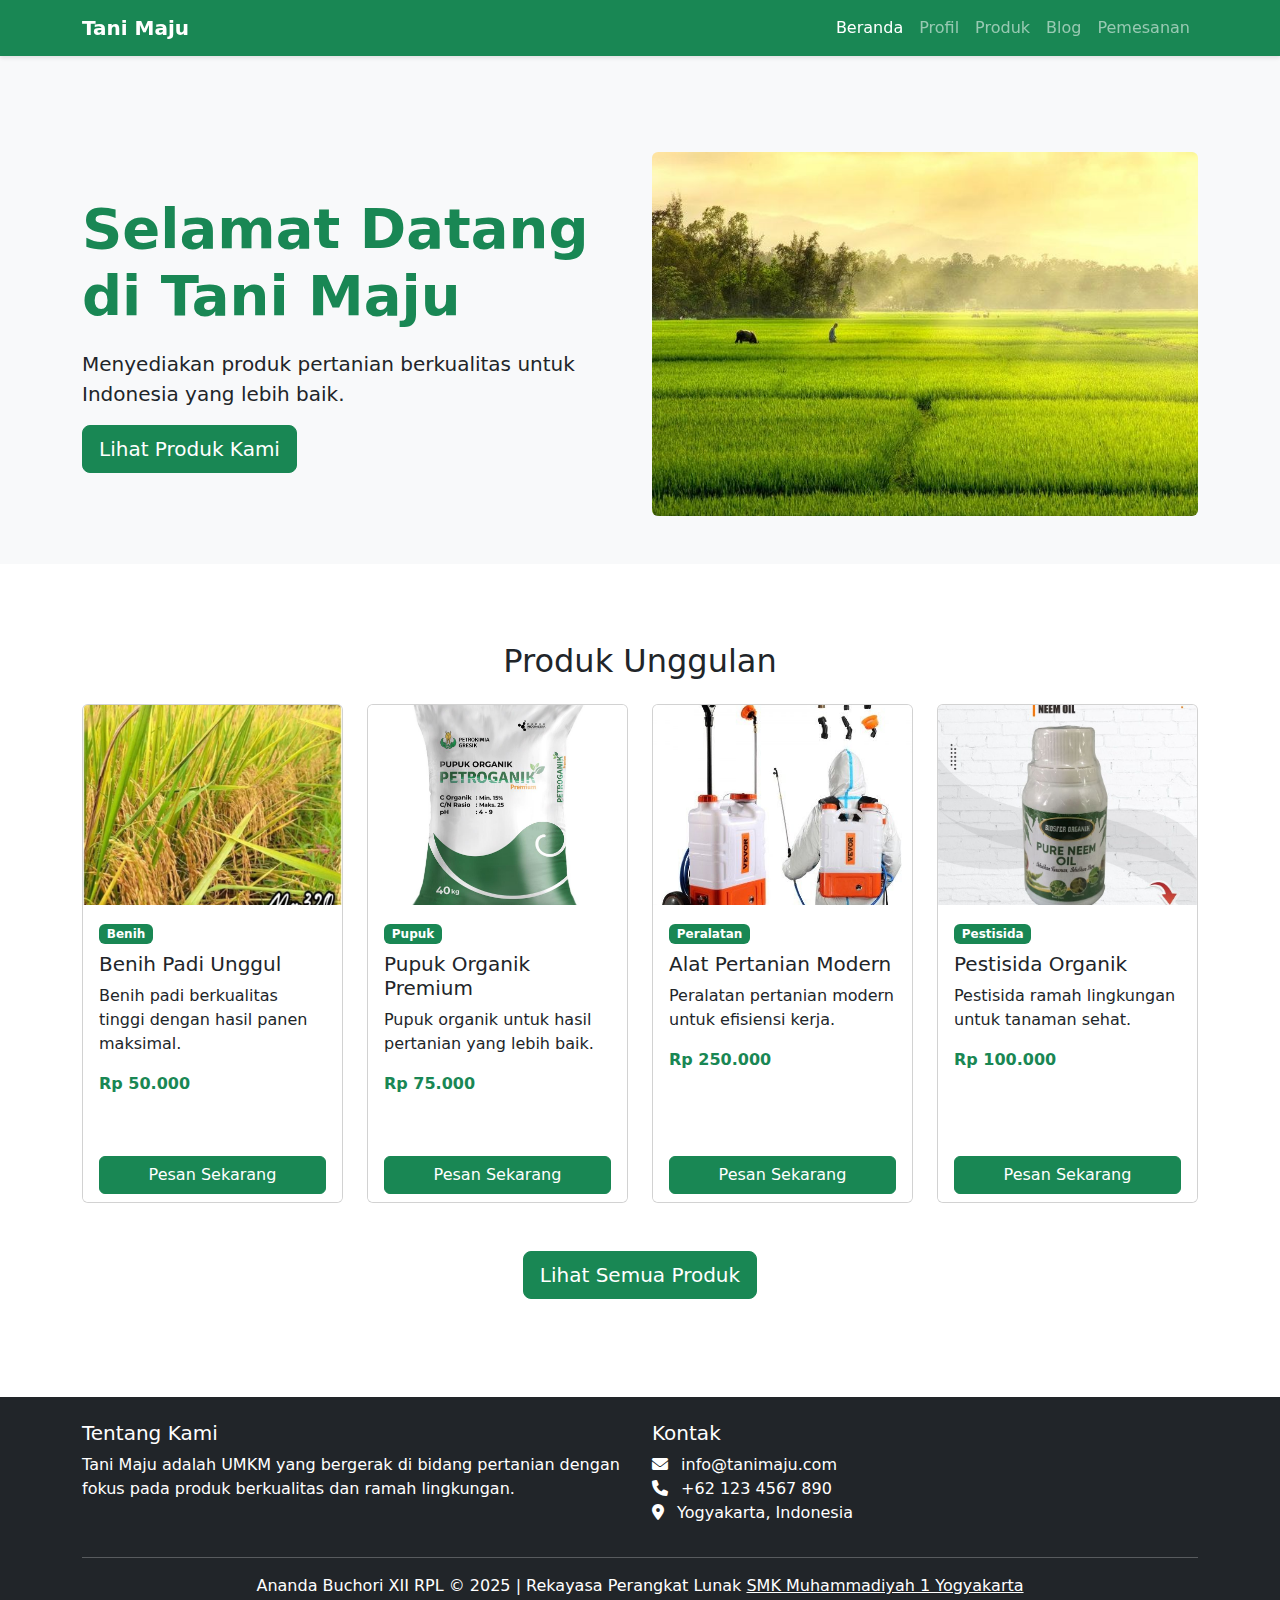
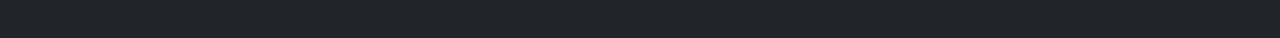
<file: index.html>
<!DOCTYPE html>
<html lang="id">
<head>
    <meta charset="UTF-8">
    <meta name="viewport" content="width=device-width, initial-scale=1.0">
    <title>Tani Maju - UMKM Pertanian</title>
    <!-- Bootstrap 5 CSS -->
    <link href="https://cdn.jsdelivr.net/npm/bootstrap@5.3.0/dist/css/bootstrap.min.css" rel="stylesheet">
    <!-- Custom CSS -->
    <link href="assets/css/style.css" rel="stylesheet">
    <!-- Font Awesome -->
    <link href="https://cdnjs.cloudflare.com/ajax/libs/font-awesome/6.0.0/css/all.min.css" rel="stylesheet">
</head>
<body>
    <!-- Navbar -->
    <nav class="navbar navbar-expand-lg navbar-dark bg-success fixed-top">
        <div class="container">
            <a class="navbar-brand" href="index.html">Tani Maju</a>
            <button class="navbar-toggler" type="button" data-bs-toggle="collapse" data-bs-target="#navbarNav">
                <span class="navbar-toggler-icon"></span>
            </button>
            <div class="collapse navbar-collapse" id="navbarNav">
                <ul class="navbar-nav ms-auto">
                    <li class="nav-item">
                        <a class="nav-link active" href="index.html">Beranda</a>
                    </li>
                    <li class="nav-item">
                        <a class="nav-link" href="profil.html">Profil</a>
                    </li>
                    <li class="nav-item">
                        <a class="nav-link" href="produk.html">Produk</a>
                    </li>
                    <li class="nav-item">
                        <a class="nav-link" href="blog.html">Blog</a>
                    </li>
                    <li class="nav-item">
                        <a class="nav-link" href="pemesanan.html">Pemesanan</a>
                    </li>
                </ul>
            </div>
        </div>
    </nav>

    <!-- Hero Section -->
    <div class="hero-section py-5 bg-light">
        <div class="container mt-5">
            <div class="row align-items-center">
                <div class="col-md-6">
                    <h1 class="display-4 fw-bold">Selamat Datang di Tani Maju</h1>
                    <p class="lead">Menyediakan produk pertanian berkualitas untuk Indonesia yang lebih baik.</p>
                    <a href="produk.html" class="btn btn-success btn-lg">Lihat Produk Kami</a>
                </div>
                <div class="col-md-6">
                    <img src="assets/img/hero-image.jpg" alt="Pertanian" class="img-fluid rounded">
                </div>
            </div>
        </div>
    </div>

    <!-- Featured Products -->
    <section class="py-5">
        <div class="container">
            <h2 class="text-center mb-4">Produk Unggulan</h2>
            <div class="row">
                <!-- Product 1 -->
                <div class="col-md-3 mb-4">
                    <div class="card product-card h-100">
                        <img src="assets/img/product1.jpg" class="card-img-top" alt="Benih Padi">
                        <div class="card-body">
                            <span class="badge bg-success mb-2">Benih</span>
                            <h5 class="card-title">Benih Padi Unggul</h5>
                            <p class="card-text">Benih padi berkualitas tinggi dengan hasil panen maksimal.</p>
                            <p class="text-success fw-bold">Rp 50.000</p>
                        </div>
                        <div class="card-footer bg-white border-0">
                            <a href="pemesanan.html" class="btn btn-success w-100">Pesan Sekarang</a>
                        </div>
                    </div>
                </div>
                <!-- Product 2 -->
                <div class="col-md-3 mb-4">
                    <div class="card product-card h-100">
                        <img src="assets/img/product2.jpg" class="card-img-top" alt="Pupuk Organik">
                        <div class="card-body">
                            <span class="badge bg-success mb-2">Pupuk</span>
                            <h5 class="card-title">Pupuk Organik Premium</h5>
                            <p class="card-text">Pupuk organik untuk hasil pertanian yang lebih baik.</p>
                            <p class="text-success fw-bold">Rp 75.000</p>
                        </div>
                        <div class="card-footer bg-white border-0">
                            <a href="pemesanan.html" class="btn btn-success w-100">Pesan Sekarang</a>
                        </div>
                    </div>
                </div>
                <!-- Product 3 -->
                <div class="col-md-3 mb-4">
                    <div class="card product-card h-100">
                        <img src="assets/img/product3.jpg" class="card-img-top" alt="Alat Pertanian">
                        <div class="card-body">
                            <span class="badge bg-success mb-2">Peralatan</span>
                            <h5 class="card-title">Alat Pertanian Modern</h5>
                            <p class="card-text">Peralatan pertanian modern untuk efisiensi kerja.</p>
                            <p class="text-success fw-bold">Rp 250.000</p>
                        </div>
                        <div class="card-footer bg-white border-0">
                            <a href="pemesanan.html" class="btn btn-success w-100">Pesan Sekarang</a>
                        </div>
                    </div>
                </div>
                <!-- Product 4 -->
                <div class="col-md-3 mb-4">
                    <div class="card product-card h-100">
                        <img src="assets/img/product4.jpg" class="card-img-top" alt="Pestisida Organik">
                        <div class="card-body">
                            <span class="badge bg-success mb-2">Pestisida</span>
                            <h5 class="card-title">Pestisida Organik</h5>
                            <p class="card-text">Pestisida ramah lingkungan untuk tanaman sehat.</p>
                            <p class="text-success fw-bold">Rp 100.000</p>
                        </div>
                        <div class="card-footer bg-white border-0">
                            <a href="pemesanan.html" class="btn btn-success w-100">Pesan Sekarang</a>
                        </div>
                    </div>
                </div>
            </div>
            <div class="text-center mt-4">
                <a href="produk.html" class="btn btn-lg btn-success">Lihat Semua Produk</a>
            </div>
        </div>
    </section>

    <!-- Footer -->
    <footer class="bg-dark text-white py-4">
        <div class="container">
            <div class="row">
                <div class="col-md-6">
                    <h5>Tentang Kami</h5>
                    <p>Tani Maju adalah UMKM yang bergerak di bidang pertanian dengan fokus pada produk berkualitas dan ramah lingkungan.</p>
                </div>
                <div class="col-md-6">
                    <h5>Kontak</h5>
                    <p>
                        <i class="fas fa-envelope me-2"></i> info@tanimaju.com<br>
                        <i class="fas fa-phone me-2"></i> +62 123 4567 890<br>
                        <i class="fas fa-map-marker-alt me-2"></i> Yogyakarta, Indonesia
                    </p>
                </div>
            </div>
            <hr>
            <div class="text-center">
                <p>Ananda Buchori XII RPL © 2025 | Rekayasa Perangkat Lunak <a href="https://smkmuh1-yog.sch.id/" class="text-white" target="_blank">SMK Muhammadiyah 1 Yogyakarta</a></p>
            </div>
        </div>
    </footer>

    <!-- Bootstrap 5 JS Bundle -->
    <script src="https://cdn.jsdelivr.net/npm/bootstrap@5.3.0/dist/js/bootstrap.bundle.min.js"></script>
</body>
</html>
</file>
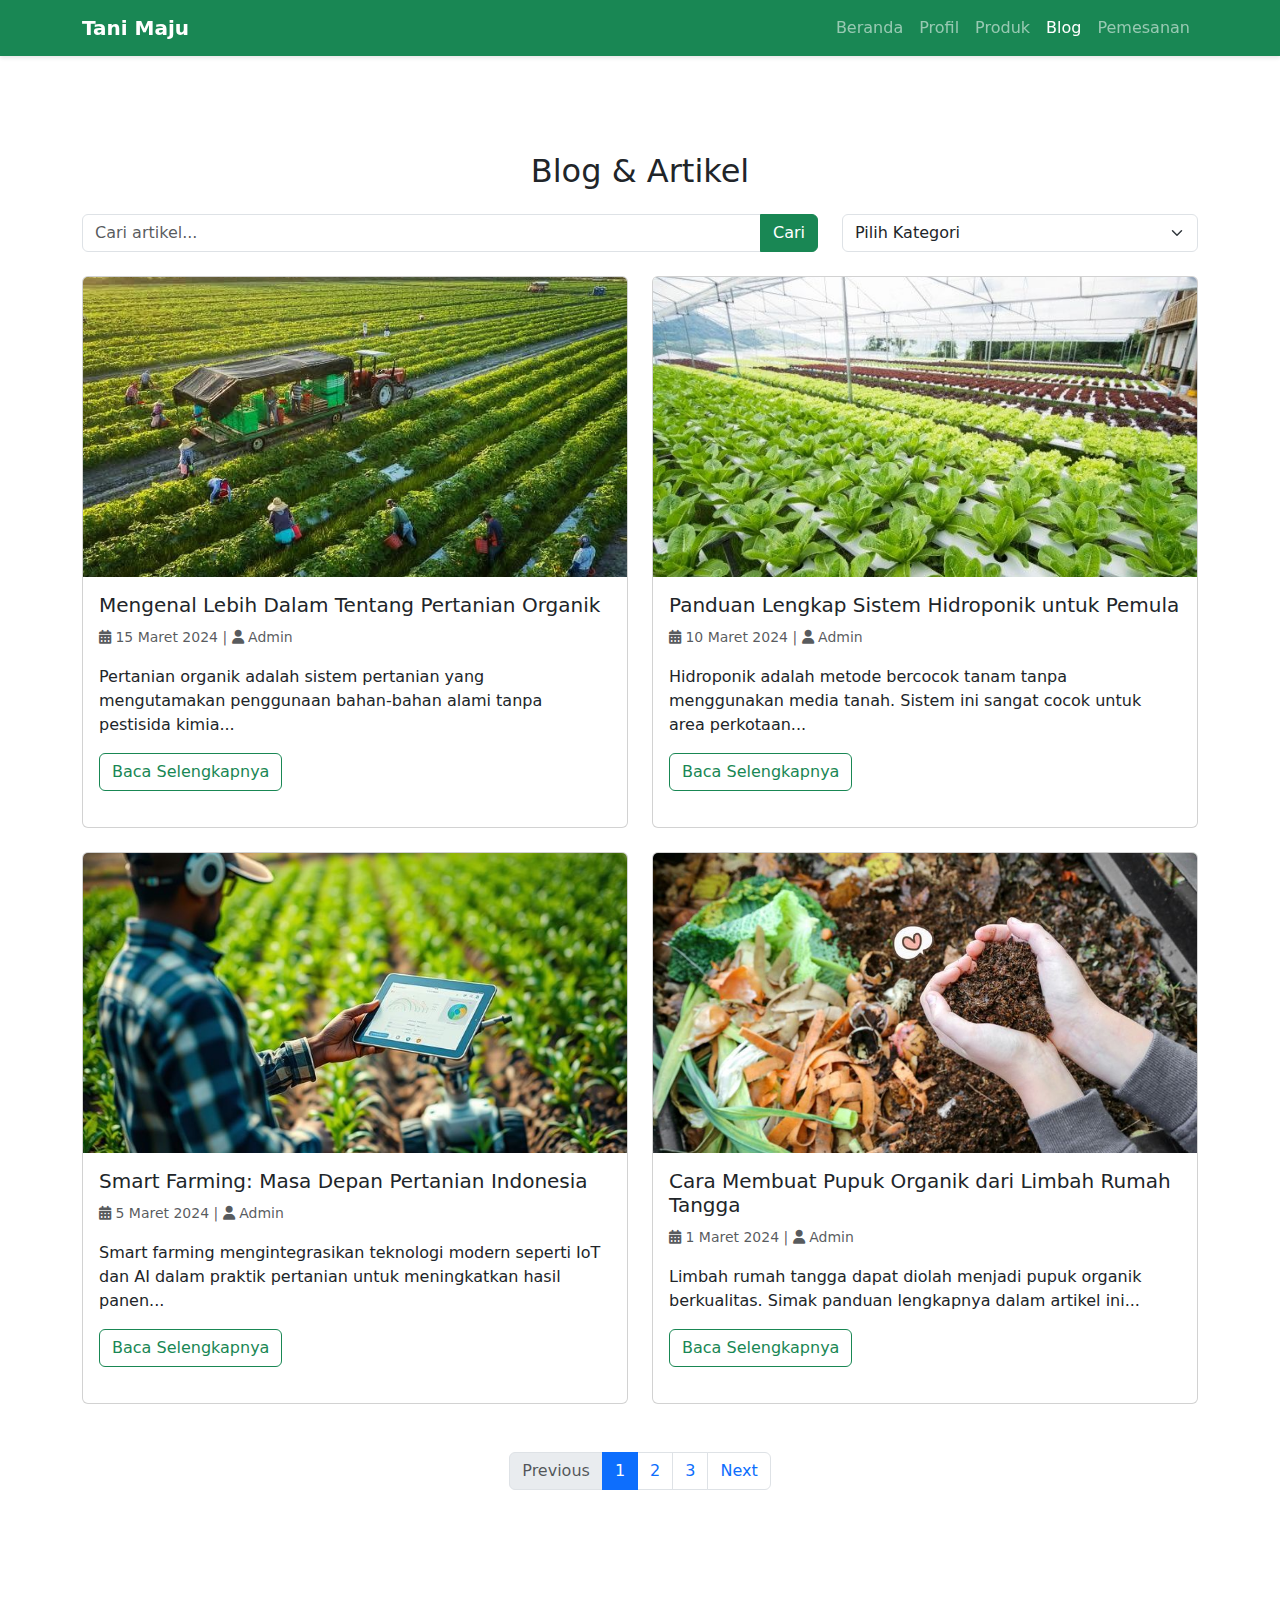
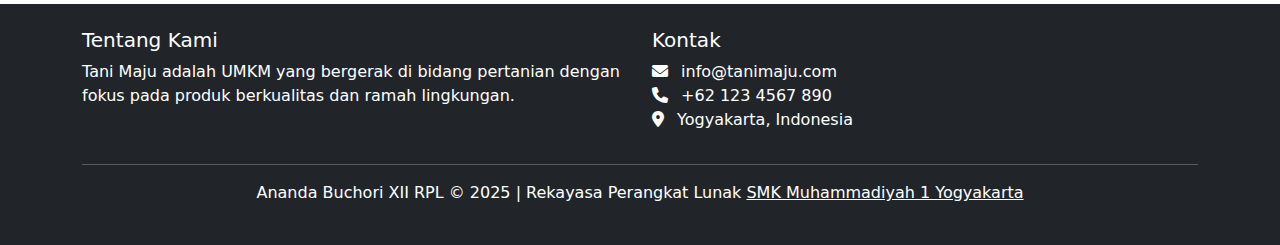
<file: blog.html>
<!DOCTYPE html>
<html lang="id">
<head>
    <meta charset="UTF-8">
    <meta name="viewport" content="width=device-width, initial-scale=1.0">
    <title>Blog - Tani Maju</title>
    <link href="https://cdn.jsdelivr.net/npm/bootstrap@5.3.0/dist/css/bootstrap.min.css" rel="stylesheet">
    <link href="assets/css/style.css" rel="stylesheet">
    <link href="https://cdnjs.cloudflare.com/ajax/libs/font-awesome/6.0.0/css/all.min.css" rel="stylesheet">
</head>
<body>
    <!-- Navbar -->
    <nav class="navbar navbar-expand-lg navbar-dark bg-success fixed-top">
        <div class="container">
            <a class="navbar-brand" href="index.html">Tani Maju</a>
            <button class="navbar-toggler" type="button" data-bs-toggle="collapse" data-bs-target="#navbarNav">
                <span class="navbar-toggler-icon"></span>
            </button>
            <div class="collapse navbar-collapse" id="navbarNav">
                <ul class="navbar-nav ms-auto">
                    <li class="nav-item">
                        <a class="nav-link" href="index.html">Beranda</a>
                    </li>
                    <li class="nav-item">
                        <a class="nav-link" href="profil.html">Profil</a>
                    </li>
                    <li class="nav-item">
                        <a class="nav-link" href="produk.html">Produk</a>
                    </li>
                    <li class="nav-item">
                        <a class="nav-link active" href="blog.html">Blog</a>
                    </li>
                    <li class="nav-item">
                        <a class="nav-link" href="pemesanan.html">Pemesanan</a>
                    </li>
                </ul>
            </div>
        </div>
    </nav>

    <!-- Blog Section -->
    <div class="container mt-5 py-5">
        <h2 class="text-center mb-4">Blog & Artikel</h2>
        
        <!-- Search and Categories -->
        <div class="row mb-4">
            <div class="col-md-8">
                <div class="input-group">
                    <input type="text" class="form-control" id="searchInput" placeholder="Cari artikel...">
                    <button class="btn btn-success" type="button" onclick="searchArticles()">Cari</button>
                </div>
            </div>
            <div class="col-md-4">
                <select class="form-select" id="categorySelect" onchange="filterArticles()">
                    <option value="all" selected>Pilih Kategori</option>
                    <option value="tips">Tips Bertani</option>
                    <option value="teknologi">Teknologi Pertanian</option>
                    <option value="berita">Berita Pertanian</option>
                    <option value="kesehatan">Kesehatan Tanaman</option>
                </select>
            </div>
        </div>

        <!-- Blog Posts -->
        <div class="row" id="blogPosts">
            <!-- Blog Post 1 -->
            <div class="col-md-6 mb-4 blog-item" data-category="teknologi">
                <div class="card blog-post h-100">
                    <img src="assets/img/blog/pertanian-organik.jpg" class="card-img-top" alt="Pertanian Organik">
                    <div class="card-body">
                        <h5 class="card-title">Mengenal Lebih Dalam Tentang Pertanian Organik</h5>
                        <p class="text-muted">
                            <small>
                                <i class="fas fa-calendar-alt"></i> 15 Maret 2024 |
                                <i class="fas fa-user"></i> Admin
                            </small>
                        </p>
                        <p class="card-text">Pertanian organik adalah sistem pertanian yang mengutamakan penggunaan bahan-bahan alami tanpa pestisida kimia...</p>
                        <a href="#" class="btn btn-outline-success">Baca Selengkapnya</a>
                    </div>
                </div>
            </div>

            <!-- Blog Post 2 -->
            <div class="col-md-6 mb-4 blog-item" data-category="tips">
                <div class="card blog-post h-100">
                    <img src="assets/img/blog/hidroponik.jpg" class="card-img-top" alt="Sistem Hidroponik">
                    <div class="card-body">
                        <h5 class="card-title">Panduan Lengkap Sistem Hidroponik untuk Pemula</h5>
                        <p class="text-muted">
                            <small>
                                <i class="fas fa-calendar-alt"></i> 10 Maret 2024 |
                                <i class="fas fa-user"></i> Admin
                            </small>
                        </p>
                        <p class="card-text">Hidroponik adalah metode bercocok tanam tanpa menggunakan media tanah. Sistem ini sangat cocok untuk area perkotaan...</p>
                        <a href="#" class="btn btn-outline-success">Baca Selengkapnya</a>
                    </div>
                </div>
            </div>

            <!-- Blog Post 3 -->
            <div class="col-md-6 mb-4 blog-item" data-category="teknologi">
                <div class="card blog-post h-100">
                    <img src="assets/img/blog/smart-farming.jpg" class="card-img-top" alt="Smart Farming">
                    <div class="card-body">
                        <h5 class="card-title">Smart Farming: Masa Depan Pertanian Indonesia</h5>
                        <p class="text-muted">
                            <small>
                                <i class="fas fa-calendar-alt"></i> 5 Maret 2024 |
                                <i class="fas fa-user"></i> Admin
                            </small>
                        </p>
                        <p class="card-text">Smart farming mengintegrasikan teknologi modern seperti IoT dan AI dalam praktik pertanian untuk meningkatkan hasil panen...</p>
                        <a href="#" class="btn btn-outline-success">Baca Selengkapnya</a>
                    </div>
                </div>
            </div>

            <!-- Blog Post 4 -->
            <div class="col-md-6 mb-4 blog-item" data-category="tips">
                <div class="card blog-post h-100">
                    <img src="assets/img/blog/pupuk-organik.jpg" class="card-img-top" alt="Pupuk Organik">
                    <div class="card-body">
                        <h5 class="card-title">Cara Membuat Pupuk Organik dari Limbah Rumah Tangga</h5>
                        <p class="text-muted">
                            <small>
                                <i class="fas fa-calendar-alt"></i> 1 Maret 2024 |
                                <i class="fas fa-user"></i> Admin
                            </small>
                        </p>
                        <p class="card-text">Limbah rumah tangga dapat diolah menjadi pupuk organik berkualitas. Simak panduan lengkapnya dalam artikel ini...</p>
                        <a href="#" class="btn btn-outline-success">Baca Selengkapnya</a>
                    </div>
                </div>
            </div>
        </div>

        <!-- Pagination -->
        <nav class="mt-4">
            <ul class="pagination justify-content-center">
                <li class="page-item disabled">
                    <a class="page-link" href="#" tabindex="-1">Previous</a>
                </li>
                <li class="page-item active"><a class="page-link" href="#">1</a></li>
                <li class="page-item"><a class="page-link" href="#">2</a></li>
                <li class="page-item"><a class="page-link" href="#">3</a></li>
                <li class="page-item">
                    <a class="page-link" href="#">Next</a>
                </li>
            </ul>
        </nav>
    </div>

    <!-- Footer -->
    <footer class="bg-dark text-white py-4">
        <div class="container">
            <div class="row">
                <div class="col-md-6">
                    <h5>Tentang Kami</h5>
                    <p>Tani Maju adalah UMKM yang bergerak di bidang pertanian dengan fokus pada produk berkualitas dan ramah lingkungan.</p>
                </div>
                <div class="col-md-6">
                    <h5>Kontak</h5>
                    <p>
                        <i class="fas fa-envelope me-2"></i> info@tanimaju.com<br>
                        <i class="fas fa-phone me-2"></i> +62 123 4567 890<br>
                        <i class="fas fa-map-marker-alt me-2"></i> Yogyakarta, Indonesia
                    </p>
                </div>
            </div>
            <hr>
            <div class="text-center">
                <p>Ananda Buchori XII RPL © 2025 | Rekayasa Perangkat Lunak <a href="https://smkmuh1-yog.sch.id/" class="text-white" target="_blank">SMK Muhammadiyah 1 Yogyakarta</a></p>
            </div>
        </div>
    </footer>

    <!-- Bootstrap 5 JS Bundle -->
    <script src="https://cdn.jsdelivr.net/npm/bootstrap@5.3.0/dist/js/bootstrap.bundle.min.js"></script>

    <!-- Blog Filter and Search Script -->
    <script>
        function searchArticles() {
            const searchTerm = document.getElementById('searchInput').value.toLowerCase();
            const articles = document.querySelectorAll('.blog-item');
            
            articles.forEach(article => {
                const title = article.querySelector('.card-title').textContent.toLowerCase();
                const content = article.querySelector('.card-text').textContent.toLowerCase();
                
                if (title.includes(searchTerm) || content.includes(searchTerm)) {
                    article.style.display = 'block';
                } else {
                    article.style.display = 'none';
                }
            });
        }

        function filterArticles() {
            const category = document.getElementById('categorySelect').value;
            const articles = document.querySelectorAll('.blog-item');
            
            articles.forEach(article => {
                if (category === 'all' || article.getAttribute('data-category') === category) {
                    article.style.display = 'block';
                } else {
                    article.style.display = 'none';
                }
            });
        }

        // Add enter key support for search
        document.getElementById('searchInput').addEventListener('keypress', function(e) {
            if (e.key === 'Enter') {
                searchArticles();
            }
        });
    </script>
</body>
</html>
</file>
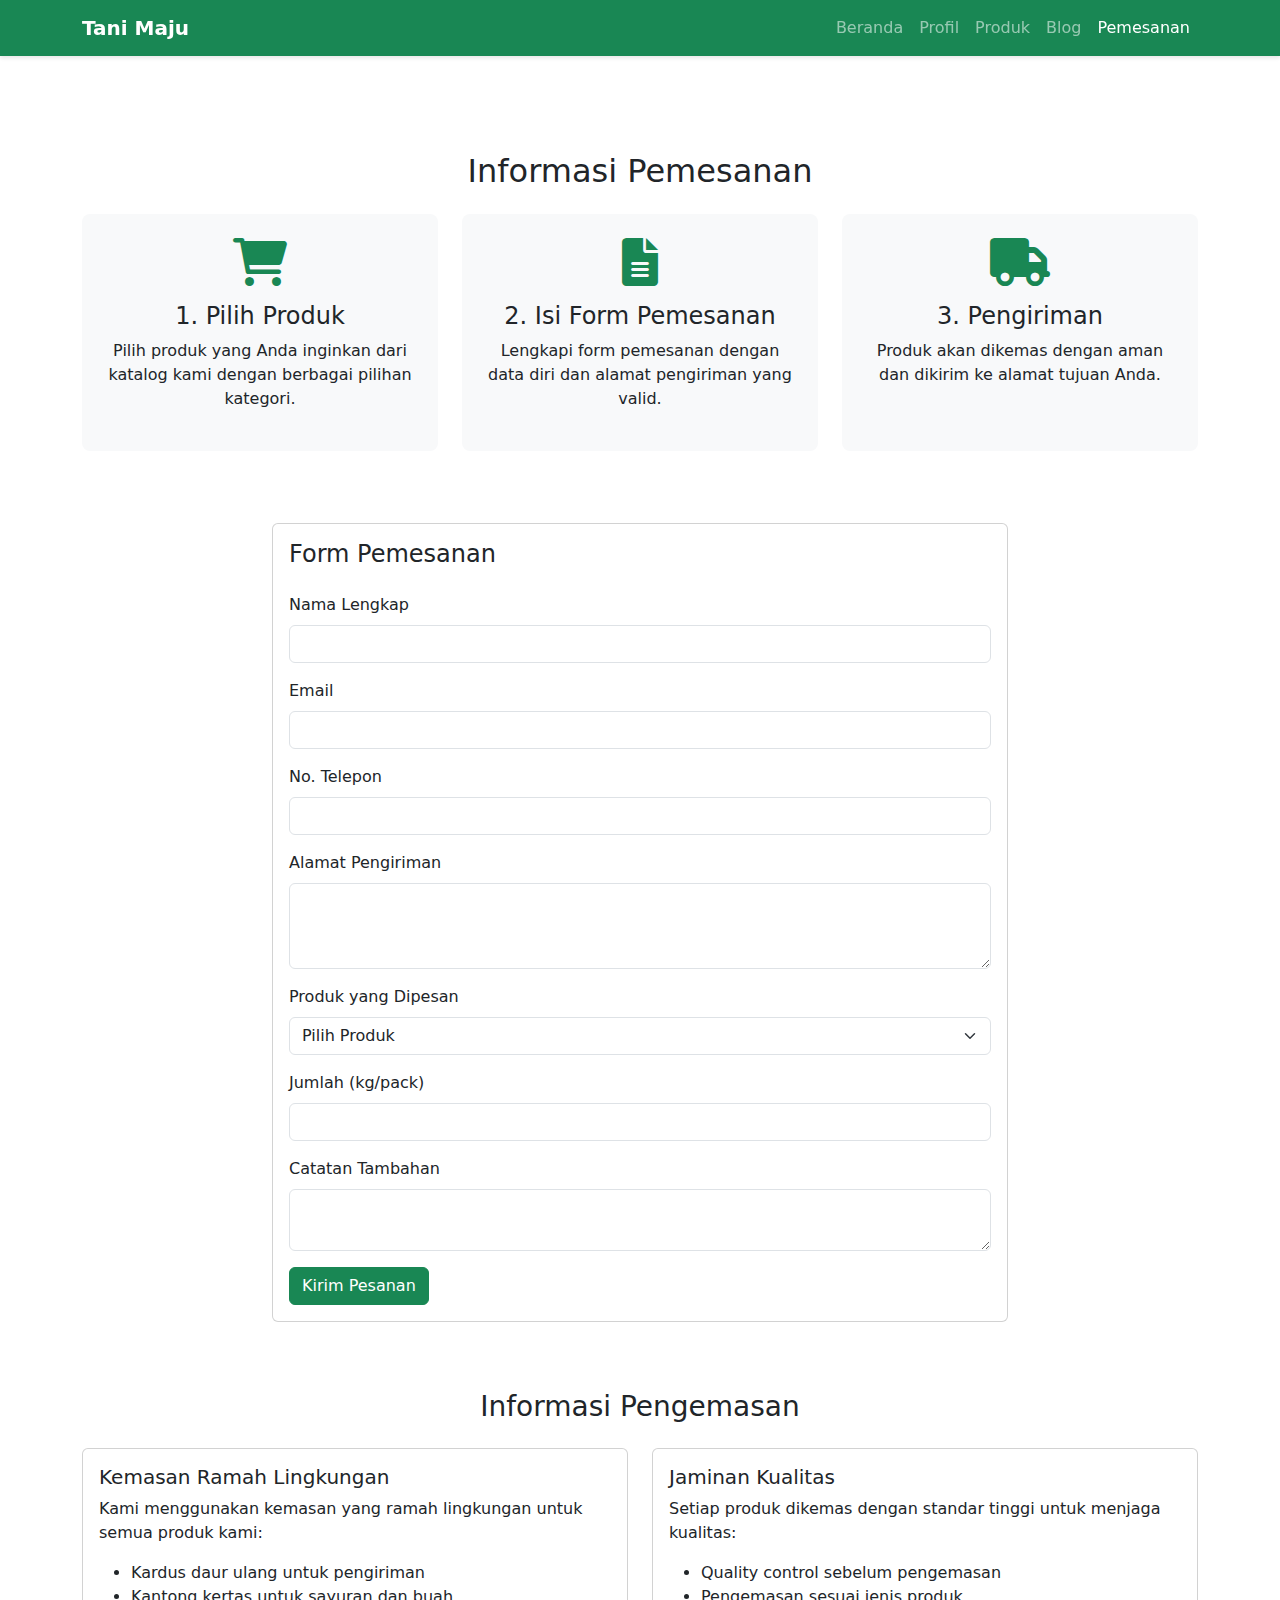
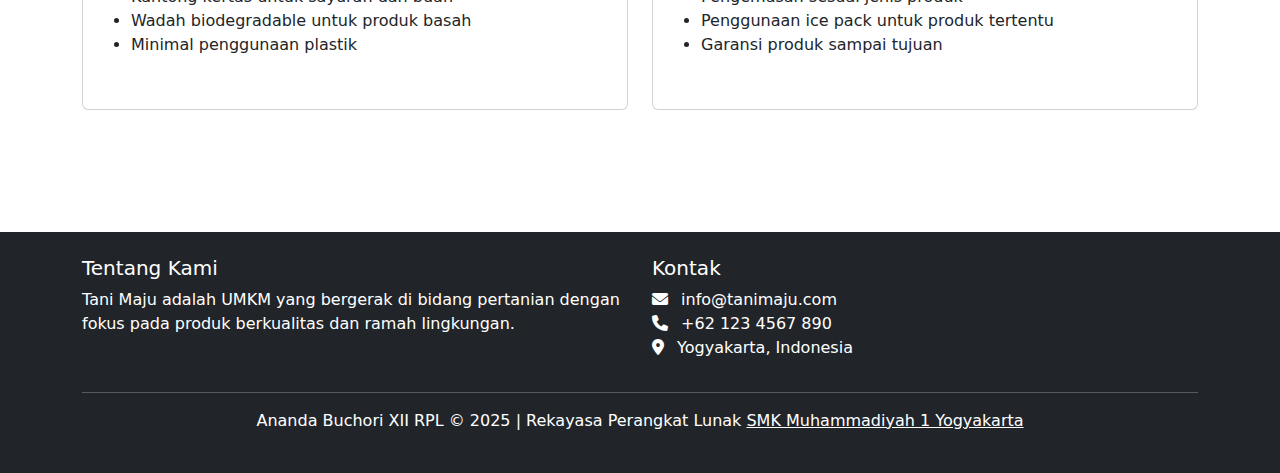
<file: pemesanan.html>
<!DOCTYPE html>
<html lang="id">
<head>
    <meta charset="UTF-8">
    <meta name="viewport" content="width=device-width, initial-scale=1.0">
    <title>Pemesanan - Tani Maju</title>
    <link href="https://cdn.jsdelivr.net/npm/bootstrap@5.3.0/dist/css/bootstrap.min.css" rel="stylesheet">
    <link href="assets/css/style.css" rel="stylesheet">
    <link href="https://cdnjs.cloudflare.com/ajax/libs/font-awesome/6.0.0/css/all.min.css" rel="stylesheet">
</head>
<body>
    <!-- Navbar -->
    <nav class="navbar navbar-expand-lg navbar-dark bg-success fixed-top">
        <div class="container">
            <a class="navbar-brand" href="index.html">Tani Maju</a>
            <button class="navbar-toggler" type="button" data-bs-toggle="collapse" data-bs-target="#navbarNav">
                <span class="navbar-toggler-icon"></span>
            </button>
            <div class="collapse navbar-collapse" id="navbarNav">
                <ul class="navbar-nav ms-auto">
                    <li class="nav-item">
                        <a class="nav-link" href="index.html">Beranda</a>
                    </li>
                    <li class="nav-item">
                        <a class="nav-link" href="profil.html">Profil</a>
                    </li>
                    <li class="nav-item">
                        <a class="nav-link" href="produk.html">Produk</a>
                    </li>
                    <li class="nav-item">
                        <a class="nav-link" href="blog.html">Blog</a>
                    </li>
                    <li class="nav-item">
                        <a class="nav-link active" href="pemesanan.html">Pemesanan</a>
                    </li>
                </ul>
            </div>
        </div>
    </nav>

    <!-- Order Section -->
    <div class="container mt-5 py-5">
        <h2 class="text-center mb-4">Informasi Pemesanan</h2>

        <!-- Order Steps -->
        <div class="row mb-5">
            <div class="col-md-4 text-center mb-4">
                <div class="bg-light p-4 rounded-3 h-100">
                    <i class="fas fa-shopping-cart fa-3x text-success mb-3"></i>
                    <h4>1. Pilih Produk</h4>
                    <p>Pilih produk yang Anda inginkan dari katalog kami dengan berbagai pilihan kategori.</p>
                </div>
            </div>
            <div class="col-md-4 text-center mb-4">
                <div class="bg-light p-4 rounded-3 h-100">
                    <i class="fas fa-file-alt fa-3x text-success mb-3"></i>
                    <h4>2. Isi Form Pemesanan</h4>
                    <p>Lengkapi form pemesanan dengan data diri dan alamat pengiriman yang valid.</p>
                </div>
            </div>
            <div class="col-md-4 text-center mb-4">
                <div class="bg-light p-4 rounded-3 h-100">
                    <i class="fas fa-truck fa-3x text-success mb-3"></i>
                    <h4>3. Pengiriman</h4>
                    <p>Produk akan dikemas dengan aman dan dikirim ke alamat tujuan Anda.</p>
                </div>
            </div>
        </div>

        <!-- Order Form -->
        <div class="row">
            <div class="col-md-8 mx-auto">
                <div class="card">
                    <div class="card-body">
                        <h4 class="card-title mb-4">Form Pemesanan</h4>
                        <form id="orderForm" onsubmit="return validateForm(event)">
                            <div class="mb-3">
                                <label class="form-label">Nama Lengkap</label>
                                <input type="text" class="form-control" id="nama" required>
                                <div class="invalid-feedback">Nama lengkap harus diisi</div>
                            </div>
                            <div class="mb-3">
                                <label class="form-label">Email</label>
                                <input type="email" class="form-control" id="email" required>
                                <div class="invalid-feedback">Email tidak valid</div>
                            </div>
                            <div class="mb-3">
                                <label class="form-label">No. Telepon</label>
                                <input type="tel" class="form-control" id="telepon" pattern="[0-9]{10,13}" required>
                                <div class="invalid-feedback">Nomor telepon harus 10-13 digit</div>
                            </div>
                            <div class="mb-3">
                                <label class="form-label">Alamat Pengiriman</label>
                                <textarea class="form-control" id="alamat" rows="3" required></textarea>
                                <div class="invalid-feedback">Alamat pengiriman harus diisi</div>
                            </div>
                            <div class="mb-3">
                                <label class="form-label">Produk yang Dipesan</label>
                                <select class="form-select" id="produk" required>
                                    <option value="">Pilih Produk</option>
                                    <option value="sayur">Sayur Organik Premium</option>
                                    <option value="beras">Beras Premium</option>
                                    <option value="buah">Buah Segar Pilihan</option>
                                    <option value="rempah">Rempah-rempah Pilihan</option>
                                </select>
                                <div class="invalid-feedback">Silakan pilih produk</div>
                            </div>
                            <div class="mb-3">
                                <label class="form-label">Jumlah (kg/pack)</label>
                                <input type="number" class="form-control" id="jumlah" min="1" required>
                                <div class="invalid-feedback">Jumlah minimal 1</div>
                            </div>
                            <div class="mb-3">
                                <label class="form-label">Catatan Tambahan</label>
                                <textarea class="form-control" id="catatan" rows="2"></textarea>
                            </div>
                            <button type="submit" class="btn btn-success">Kirim Pesanan</button>
                        </form>
                    </div>
                </div>
            </div>
        </div>

        <!-- Packaging Information -->
        <div class="mt-5">
            <h3 class="text-center mb-4">Informasi Pengemasan</h3>
            <div class="row">
                <div class="col-md-6 mb-4">
                    <div class="card h-100">
                        <div class="card-body">
                            <h5 class="card-title">Kemasan Ramah Lingkungan</h5>
                            <p class="card-text">Kami menggunakan kemasan yang ramah lingkungan untuk semua produk kami:</p>
                            <ul>
                                <li>Kardus daur ulang untuk pengiriman</li>
                                <li>Kantong kertas untuk sayuran dan buah</li>
                                <li>Wadah biodegradable untuk produk basah</li>
                                <li>Minimal penggunaan plastik</li>
                            </ul>
                        </div>
                    </div>
                </div>
                <div class="col-md-6 mb-4">
                    <div class="card h-100">
                        <div class="card-body">
                            <h5 class="card-title">Jaminan Kualitas</h5>
                            <p class="card-text">Setiap produk dikemas dengan standar tinggi untuk menjaga kualitas:</p>
                            <ul>
                                <li>Quality control sebelum pengemasan</li>
                                <li>Pengemasan sesuai jenis produk</li>
                                <li>Penggunaan ice pack untuk produk tertentu</li>
                                <li>Garansi produk sampai tujuan</li>
                            </ul>
                        </div>
                    </div>
                </div>
            </div>
        </div>
    </div>

    <!-- Footer -->
    <footer class="bg-dark text-white py-4">
        <div class="container">
            <div class="row">
                <div class="col-md-6">
                    <h5>Tentang Kami</h5>
                    <p>Tani Maju adalah UMKM yang bergerak di bidang pertanian dengan fokus pada produk berkualitas dan ramah lingkungan.</p>
                </div>
                <div class="col-md-6">
                    <h5>Kontak</h5>
                    <p>
                        <i class="fas fa-envelope me-2"></i> info@tanimaju.com<br>
                        <i class="fas fa-phone me-2"></i> +62 123 4567 890<br>
                        <i class="fas fa-map-marker-alt me-2"></i> Yogyakarta, Indonesia
                    </p>
                </div>
            </div>
            <hr>
            <div class="text-center">
                <p>Ananda Buchori XII RPL © 2025 | Rekayasa Perangkat Lunak <a href="https://smkmuh1-yog.sch.id/" class="text-white" target="_blank">SMK Muhammadiyah 1 Yogyakarta</a></p>
            </div>
        </div>
    </footer>

    <!-- Bootstrap 5 JS Bundle -->
    <script src="https://cdn.jsdelivr.net/npm/bootstrap@5.3.0/dist/js/bootstrap.bundle.min.js"></script>

    <!-- Form Validation Script -->
    <script>
        function validateForm(event) {
            event.preventDefault();
            
            let isValid = true;
            const form = document.getElementById('orderForm');
            
            // Reset previous validation states
            form.querySelectorAll('.is-invalid').forEach(element => {
                element.classList.remove('is-invalid');
            });
            
            // Validate Name
            const nama = document.getElementById('nama');
            if (!nama.value.trim()) {
                nama.classList.add('is-invalid');
                isValid = false;
            }
            
            // Validate Email
            const email = document.getElementById('email');
            const emailRegex = /^[^\s@]+@[^\s@]+\.[^\s@]+$/;
            if (!emailRegex.test(email.value)) {
                email.classList.add('is-invalid');
                isValid = false;
            }
            
            // Validate Phone
            const telepon = document.getElementById('telepon');
            if (!telepon.value.match(/^[0-9]{10,13}$/)) {
                telepon.classList.add('is-invalid');
                isValid = false;
            }
            
            // Validate Address
            const alamat = document.getElementById('alamat');
            if (!alamat.value.trim()) {
                alamat.classList.add('is-invalid');
                isValid = false;
            }
            
            // Validate Product
            const produk = document.getElementById('produk');
            if (!produk.value) {
                produk.classList.add('is-invalid');
                isValid = false;
            }
            
            // Validate Quantity
            const jumlah = document.getElementById('jumlah');
            if (jumlah.value < 1) {
                jumlah.classList.add('is-invalid');
                isValid = false;
            }
            
            if (isValid) {
                // Show success message
                alert('Pesanan berhasil dikirim! Kami akan menghubungi Anda segera.');
                form.reset();
            }
            
            return false;
        }
    </script>
</body>
</html>
</file>
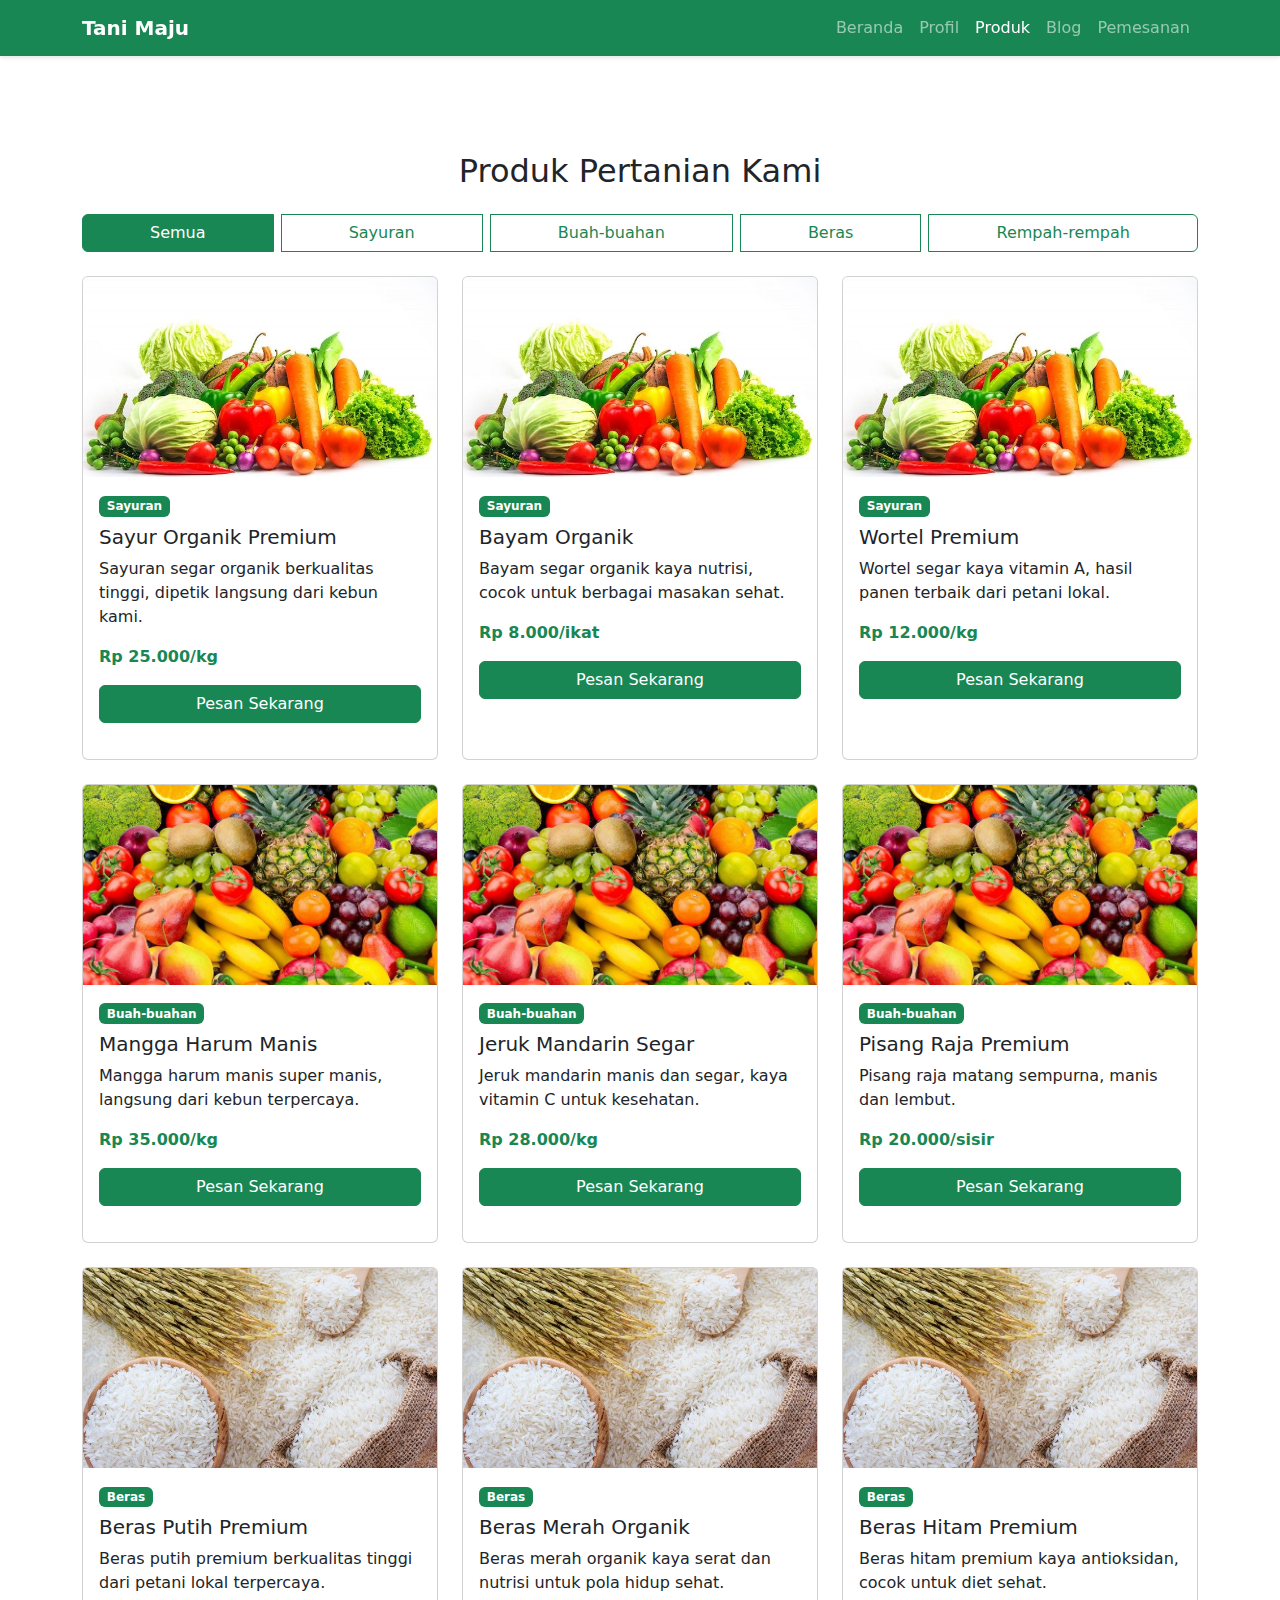
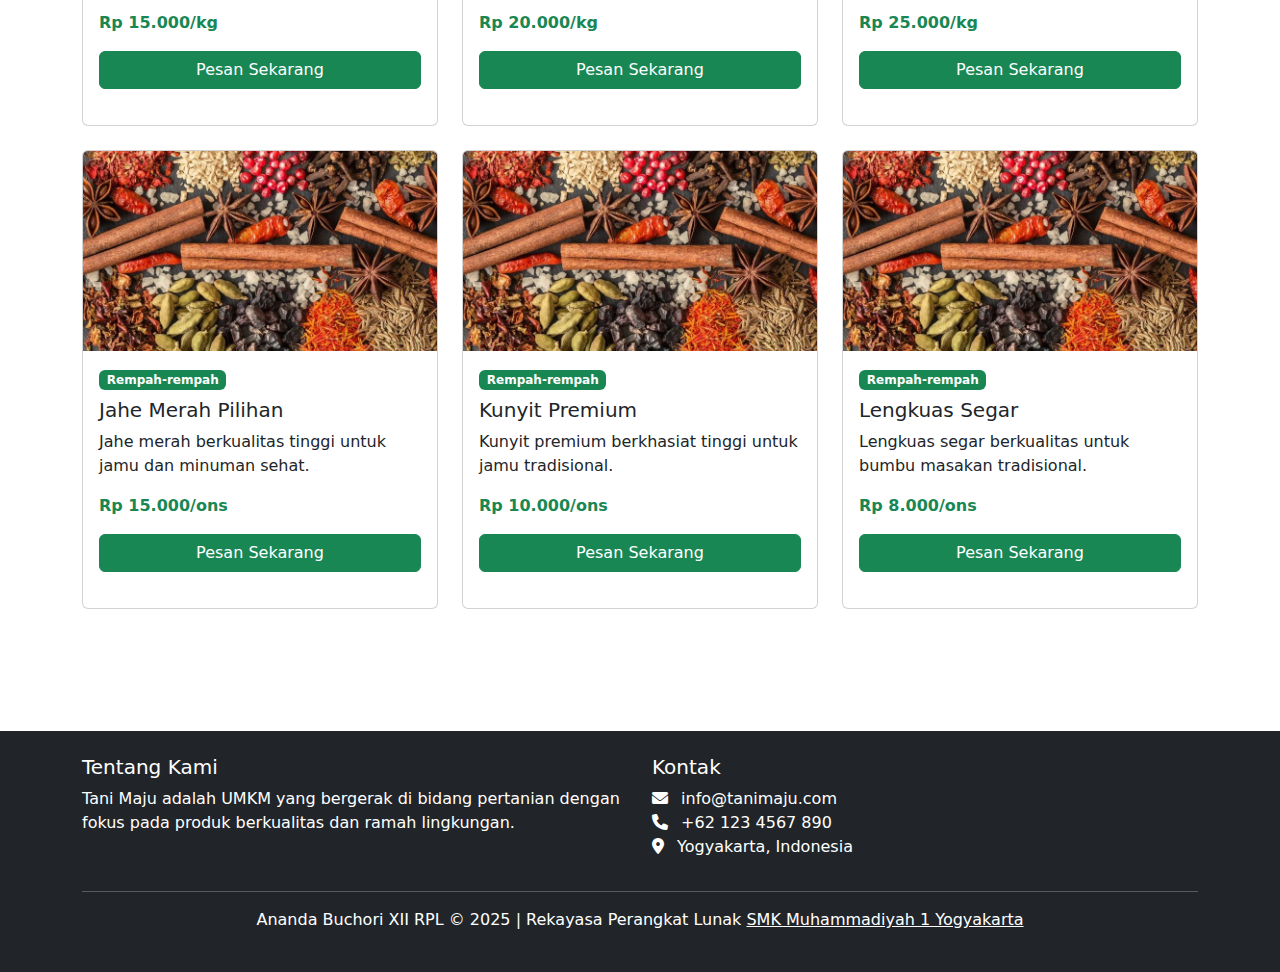
<file: produk.html>
<!DOCTYPE html>
<html lang="id">
<head>
    <meta charset="UTF-8">
    <meta name="viewport" content="width=device-width, initial-scale=1.0">
    <title>Produk - Tani Maju</title>
    <link href="https://cdn.jsdelivr.net/npm/bootstrap@5.3.0/dist/css/bootstrap.min.css" rel="stylesheet">
    <link href="assets/css/style.css" rel="stylesheet">
    <link href="https://cdnjs.cloudflare.com/ajax/libs/font-awesome/6.0.0/css/all.min.css" rel="stylesheet">
</head>
<body>
    <!-- Navbar -->
    <nav class="navbar navbar-expand-lg navbar-dark bg-success fixed-top">
        <div class="container">
            <a class="navbar-brand" href="index.html">Tani Maju</a>
            <button class="navbar-toggler" type="button" data-bs-toggle="collapse" data-bs-target="#navbarNav">
                <span class="navbar-toggler-icon"></span>
            </button>
            <div class="collapse navbar-collapse" id="navbarNav">
                <ul class="navbar-nav ms-auto">
                    <li class="nav-item">
                        <a class="nav-link" href="index.html">Beranda</a>
                    </li>
                    <li class="nav-item">
                        <a class="nav-link" href="profil.html">Profil</a>
                    </li>
                    <li class="nav-item">
                        <a class="nav-link active" href="produk.html">Produk</a>
                    </li>
                    <li class="nav-item">
                        <a class="nav-link" href="blog.html">Blog</a>
                    </li>
                    <li class="nav-item">
                        <a class="nav-link" href="pemesanan.html">Pemesanan</a>
                    </li>
                </ul>
            </div>
        </div>
    </nav>

    <!-- Products Section -->
    <div class="container mt-5 py-5">
        <h2 class="text-center mb-4">Produk Pertanian Kami</h2>
        
        <!-- Product Categories -->
        <div class="row mb-4">
            <div class="col-12">
                <div class="btn-group d-flex flex-wrap justify-content-center gap-2" role="group">
                    <button class="btn btn-outline-success active" data-category="all">Semua</button>
                    <button class="btn btn-outline-success" data-category="Sayuran">Sayuran</button>
                    <button class="btn btn-outline-success" data-category="Buah-buahan">Buah-buahan</button>
                    <button class="btn btn-outline-success" data-category="Beras">Beras</button>
                    <button class="btn btn-outline-success" data-category="Rempah-rempah">Rempah-rempah</button>
                </div>
            </div>
        </div>

        <!-- Products Grid -->
        <div class="row" id="products-grid">
            <!-- Sayuran -->
            <div class="col-md-4 mb-4 product-item" data-category="Sayuran">
                <div class="card product-card h-100">
                    <img src="assets/img/products/sayur-organik.jpg" class="card-img-top" alt="Sayur Organik Premium">
                    <div class="card-body">
                        <span class="badge bg-success mb-2">Sayuran</span>
                        <h5 class="card-title">Sayur Organik Premium</h5>
                        <p class="card-text">Sayuran segar organik berkualitas tinggi, dipetik langsung dari kebun kami.</p>
                        <p class="text-success fw-bold">Rp 25.000/kg</p>
                        <a href="pemesanan.html" class="btn btn-success w-100">Pesan Sekarang</a>
                    </div>
                </div>
            </div>

            <div class="col-md-4 mb-4 product-item" data-category="Sayuran">
                <div class="card product-card h-100">
                    <img src="assets/img/products/sayur-organik.jpg" class="card-img-top" alt="Bayam Organik">
                    <div class="card-body">
                        <span class="badge bg-success mb-2">Sayuran</span>
                        <h5 class="card-title">Bayam Organik</h5>
                        <p class="card-text">Bayam segar organik kaya nutrisi, cocok untuk berbagai masakan sehat.</p>
                        <p class="text-success fw-bold">Rp 8.000/ikat</p>
                        <a href="pemesanan.html" class="btn btn-success w-100">Pesan Sekarang</a>
                    </div>
                </div>
            </div>

            <div class="col-md-4 mb-4 product-item" data-category="Sayuran">
                <div class="card product-card h-100">
                    <img src="assets/img/products/sayur-organik.jpg" class="card-img-top" alt="Wortel Premium">
                    <div class="card-body">
                        <span class="badge bg-success mb-2">Sayuran</span>
                        <h5 class="card-title">Wortel Premium</h5>
                        <p class="card-text">Wortel segar kaya vitamin A, hasil panen terbaik dari petani lokal.</p>
                        <p class="text-success fw-bold">Rp 12.000/kg</p>
                        <a href="pemesanan.html" class="btn btn-success w-100">Pesan Sekarang</a>
                    </div>
                </div>
            </div>

            <!-- Buah-buahan -->
            <div class="col-md-4 mb-4 product-item" data-category="Buah-buahan">
                <div class="card product-card h-100">
                    <img src="assets/img/products/buah.jpg" class="card-img-top" alt="Mangga Harum Manis">
                    <div class="card-body">
                        <span class="badge bg-success mb-2">Buah-buahan</span>
                        <h5 class="card-title">Mangga Harum Manis</h5>
                        <p class="card-text">Mangga harum manis super manis, langsung dari kebun terpercaya.</p>
                        <p class="text-success fw-bold">Rp 35.000/kg</p>
                        <a href="pemesanan.html" class="btn btn-success w-100">Pesan Sekarang</a>
                    </div>
                </div>
            </div>

            <div class="col-md-4 mb-4 product-item" data-category="Buah-buahan">
                <div class="card product-card h-100">
                    <img src="assets/img/products/buah.jpg" class="card-img-top" alt="Jeruk Mandarin Segar">
                    <div class="card-body">
                        <span class="badge bg-success mb-2">Buah-buahan</span>
                        <h5 class="card-title">Jeruk Mandarin Segar</h5>
                        <p class="card-text">Jeruk mandarin manis dan segar, kaya vitamin C untuk kesehatan.</p>
                        <p class="text-success fw-bold">Rp 28.000/kg</p>
                        <a href="pemesanan.html" class="btn btn-success w-100">Pesan Sekarang</a>
                    </div>
                </div>
            </div>

            <div class="col-md-4 mb-4 product-item" data-category="Buah-buahan">
                <div class="card product-card h-100">
                    <img src="assets/img/products/buah.jpg" class="card-img-top" alt="Pisang Raja Premium">
                    <div class="card-body">
                        <span class="badge bg-success mb-2">Buah-buahan</span>
                        <h5 class="card-title">Pisang Raja Premium</h5>
                        <p class="card-text">Pisang raja matang sempurna, manis dan lembut.</p>
                        <p class="text-success fw-bold">Rp 20.000/sisir</p>
                        <a href="pemesanan.html" class="btn btn-success w-100">Pesan Sekarang</a>
                    </div>
                </div>
            </div>

            <!-- Beras -->
            <div class="col-md-4 mb-4 product-item" data-category="Beras">
                <div class="card product-card h-100">
                    <img src="assets/img/products/beras.jpg" class="card-img-top" alt="Beras Putih Premium">
                    <div class="card-body">
                        <span class="badge bg-success mb-2">Beras</span>
                        <h5 class="card-title">Beras Putih Premium</h5>
                        <p class="card-text">Beras putih premium berkualitas tinggi dari petani lokal terpercaya.</p>
                        <p class="text-success fw-bold">Rp 15.000/kg</p>
                        <a href="pemesanan.html" class="btn btn-success w-100">Pesan Sekarang</a>
                    </div>
                </div>
            </div>

            <div class="col-md-4 mb-4 product-item" data-category="Beras">
                <div class="card product-card h-100">
                    <img src="assets/img/products/beras.jpg" class="card-img-top" alt="Beras Merah Organik">
                    <div class="card-body">
                        <span class="badge bg-success mb-2">Beras</span>
                        <h5 class="card-title">Beras Merah Organik</h5>
                        <p class="card-text">Beras merah organik kaya serat dan nutrisi untuk pola hidup sehat.</p>
                        <p class="text-success fw-bold">Rp 20.000/kg</p>
                        <a href="pemesanan.html" class="btn btn-success w-100">Pesan Sekarang</a>
                    </div>
                </div>
            </div>

            <div class="col-md-4 mb-4 product-item" data-category="Beras">
                <div class="card product-card h-100">
                    <img src="assets/img/products/beras.jpg" class="card-img-top" alt="Beras Hitam Premium">
                    <div class="card-body">
                        <span class="badge bg-success mb-2">Beras</span>
                        <h5 class="card-title">Beras Hitam Premium</h5>
                        <p class="card-text">Beras hitam premium kaya antioksidan, cocok untuk diet sehat.</p>
                        <p class="text-success fw-bold">Rp 25.000/kg</p>
                        <a href="pemesanan.html" class="btn btn-success w-100">Pesan Sekarang</a>
                    </div>
                </div>
            </div>

            <!-- Rempah-rempah -->
            <div class="col-md-4 mb-4 product-item" data-category="Rempah-rempah">
                <div class="card product-card h-100">
                    <img src="assets/img/products/rempah.jpg" class="card-img-top" alt="Jahe Merah Pilihan">
                    <div class="card-body">
                        <span class="badge bg-success mb-2">Rempah-rempah</span>
                        <h5 class="card-title">Jahe Merah Pilihan</h5>
                        <p class="card-text">Jahe merah berkualitas tinggi untuk jamu dan minuman sehat.</p>
                        <p class="text-success fw-bold">Rp 15.000/ons</p>
                        <a href="pemesanan.html" class="btn btn-success w-100">Pesan Sekarang</a>
                    </div>
                </div>
            </div>

            <div class="col-md-4 mb-4 product-item" data-category="Rempah-rempah">
                <div class="card product-card h-100">
                    <img src="assets/img/products/rempah.jpg" class="card-img-top" alt="Kunyit Premium">
                    <div class="card-body">
                        <span class="badge bg-success mb-2">Rempah-rempah</span>
                        <h5 class="card-title">Kunyit Premium</h5>
                        <p class="card-text">Kunyit premium berkhasiat tinggi untuk jamu tradisional.</p>
                        <p class="text-success fw-bold">Rp 10.000/ons</p>
                        <a href="pemesanan.html" class="btn btn-success w-100">Pesan Sekarang</a>
                    </div>
                </div>
            </div>

            <div class="col-md-4 mb-4 product-item" data-category="Rempah-rempah">
                <div class="card product-card h-100">
                    <img src="assets/img/products/rempah.jpg" class="card-img-top" alt="Lengkuas Segar">
                    <div class="card-body">
                        <span class="badge bg-success mb-2">Rempah-rempah</span>
                        <h5 class="card-title">Lengkuas Segar</h5>
                        <p class="card-text">Lengkuas segar berkualitas untuk bumbu masakan tradisional.</p>
                        <p class="text-success fw-bold">Rp 8.000/ons</p>
                        <a href="pemesanan.html" class="btn btn-success w-100">Pesan Sekarang</a>
                    </div>
                </div>
            </div>
        </div>
    </div>

    <!-- Footer -->
    <footer class="bg-dark text-white py-4">
        <div class="container">
            <div class="row">
                <div class="col-md-6">
                    <h5>Tentang Kami</h5>
                    <p>Tani Maju adalah UMKM yang bergerak di bidang pertanian dengan fokus pada produk berkualitas dan ramah lingkungan.</p>
                </div>
                <div class="col-md-6">
                    <h5>Kontak</h5>
                    <p>
                        <i class="fas fa-envelope me-2"></i> info@tanimaju.com<br>
                        <i class="fas fa-phone me-2"></i> +62 123 4567 890<br>
                        <i class="fas fa-map-marker-alt me-2"></i> Yogyakarta, Indonesia
                    </p>
                </div>
            </div>
            <hr>
            <div class="text-center">
                <p>Ananda Buchori XII RPL © 2025 | Rekayasa Perangkat Lunak <a href="https://smkmuh1-yog.sch.id/" class="text-white" target="_blank">SMK Muhammadiyah 1 Yogyakarta</a></p>
            </div>
        </div>
    </footer>

    <!-- Bootstrap 5 JS Bundle -->
    <script src="https://cdn.jsdelivr.net/npm/bootstrap@5.3.0/dist/js/bootstrap.bundle.min.js"></script>
    
    <!-- Product Filter Script -->
    <script>
        document.addEventListener('DOMContentLoaded', function() {
            const filterButtons = document.querySelectorAll('.btn-group button');
            const products = document.querySelectorAll('.product-item');

            filterButtons.forEach(button => {
                button.addEventListener('click', () => {
                    const category = button.getAttribute('data-category');
                    
                    // Update active button
                    filterButtons.forEach(btn => btn.classList.remove('active'));
                    button.classList.add('active');
                    
                    // Filter products
                    products.forEach(product => {
                        if (category === 'all' || product.getAttribute('data-category') === category) {
                            product.style.display = 'block';
                        } else {
                            product.style.display = 'none';
                        }
                    });
                });
            });
        });
    </script>
</body>
</html>
</file>
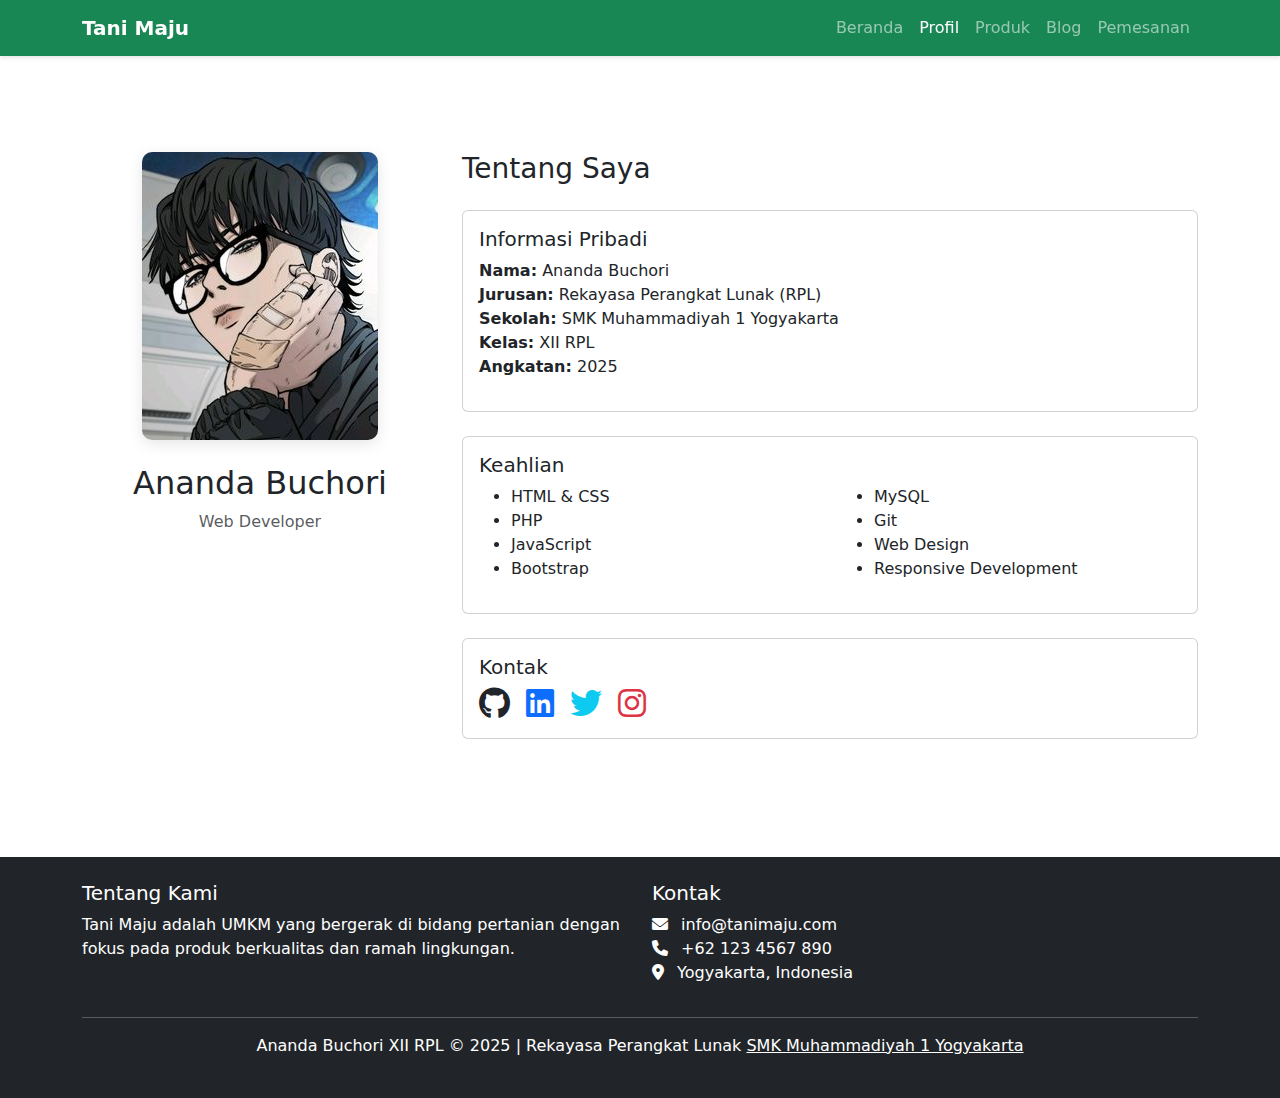
<file: profil.html>
<!DOCTYPE html>
<html lang="id">
<head>
    <meta charset="UTF-8">
    <meta name="viewport" content="width=device-width, initial-scale=1.0">
    <title>Profil - Tani Maju</title>
    <link href="https://cdn.jsdelivr.net/npm/bootstrap@5.3.0/dist/css/bootstrap.min.css" rel="stylesheet">
    <link href="assets/css/style.css" rel="stylesheet">
    <link href="https://cdnjs.cloudflare.com/ajax/libs/font-awesome/6.0.0/css/all.min.css" rel="stylesheet">
</head>
<body>
    <!-- Navbar -->
    <nav class="navbar navbar-expand-lg navbar-dark bg-success fixed-top">
        <div class="container">
            <a class="navbar-brand" href="index.html">Tani Maju</a>
            <button class="navbar-toggler" type="button" data-bs-toggle="collapse" data-bs-target="#navbarNav">
                <span class="navbar-toggler-icon"></span>
            </button>
            <div class="collapse navbar-collapse" id="navbarNav">
                <ul class="navbar-nav ms-auto">
                    <li class="nav-item">
                        <a class="nav-link" href="index.html">Beranda</a>
                    </li>
                    <li class="nav-item">
                        <a class="nav-link active" href="profil.html">Profil</a>
                    </li>
                    <li class="nav-item">
                        <a class="nav-link" href="produk.html">Produk</a>
                    </li>
                    <li class="nav-item">
                        <a class="nav-link" href="blog.html">Blog</a>
                    </li>
                    <li class="nav-item">
                        <a class="nav-link" href="pemesanan.html">Pemesanan</a>
                    </li>
                </ul>
            </div>
        </div>
    </nav>

    <!-- Profile Section -->
    <div class="container mt-5 py-5">
        <div class="row">
            <div class="col-md-4 text-center">
                <img src="assets/img/profile.jpg" alt="Ananda Buchori" class="profile-image img-fluid mb-4">
                <h2>Ananda Buchori</h2>
                <p class="text-muted">Web Developer</p>
            </div>
            <div class="col-md-8">
                <h3 class="mb-4">Tentang Saya</h3>
                <div class="card mb-4">
                    <div class="card-body">
                        <h5 class="card-title">Informasi Pribadi</h5>
                        <ul class="list-unstyled">
                            <li><strong>Nama:</strong> Ananda Buchori</li>
                            <li><strong>Jurusan:</strong> Rekayasa Perangkat Lunak (RPL)</li>
                            <li><strong>Sekolah:</strong> SMK Muhammadiyah 1 Yogyakarta</li>
                            <li><strong>Kelas:</strong> XII RPL</li>
                            <li><strong>Angkatan:</strong> 2025</li>
                        </ul>
                    </div>
                </div>

                <div class="card mb-4">
                    <div class="card-body">
                        <h5 class="card-title">Keahlian</h5>
                        <div class="row">
                            <div class="col-md-6">
                                <ul>
                                    <li>HTML & CSS</li>
                                    <li>PHP</li>
                                    <li>JavaScript</li>
                                    <li>Bootstrap</li>
                                </ul>
                            </div>
                            <div class="col-md-6">
                                <ul>
                                    <li>MySQL</li>
                                    <li>Git</li>
                                    <li>Web Design</li>
                                    <li>Responsive Development</li>
                                </ul>
                            </div>
                        </div>
                    </div>
                </div>

                <div class="card">
                    <div class="card-body">
                        <h5 class="card-title">Kontak</h5>
                        <div class="d-flex gap-3">
                            <a href="" class="text-dark"><i class="fab fa-github fa-2x"></i></a>
                            <a href="#" class="text-primary"><i class="fab fa-linkedin fa-2x"></i></a>
                            <a href="#" class="text-info"><i class="fab fa-twitter fa-2x"></i></a>
                            <a href="#" class="text-danger"><i class="fab fa-instagram fa-2x"></i></a>
                        </div>
                    </div>
                </div>
            </div>
        </div>
    </div>

    <!-- Footer -->
    <footer class="bg-dark text-white py-4">
        <div class="container">
            <div class="row">
                <div class="col-md-6">
                    <h5>Tentang Kami</h5>
                    <p>Tani Maju adalah UMKM yang bergerak di bidang pertanian dengan fokus pada produk berkualitas dan ramah lingkungan.</p>
                </div>
                <div class="col-md-6">
                    <h5>Kontak</h5>
                    <p>
                        <i class="fas fa-envelope me-2"></i> info@tanimaju.com<br>
                        <i class="fas fa-phone me-2"></i> +62 123 4567 890<br>
                        <i class="fas fa-map-marker-alt me-2"></i> Yogyakarta, Indonesia
                    </p>
                </div>
            </div>
            <hr>
            <div class="text-center">
                <p>Ananda Buchori XII RPL © 2025 | Rekayasa Perangkat Lunak <a href="https://smkmuh1-yog.sch.id/" class="text-white" target="_blank">SMK Muhammadiyah 1 Yogyakarta</a></p>
            </div>
        </div>
    </footer>

    <!-- Bootstrap 5 JS Bundle -->
    <script src="https://cdn.jsdelivr.net/npm/bootstrap@5.3.0/dist/js/bootstrap.bundle.min.js"></script>
</body>
</html>
</file>
<file: assets/css/style.css>
/* Custom Styles */
body {
    padding-top: 56px;
}

.hero-section {
    background-color: #f8f9fa;
    padding: 80px 0;
    margin-bottom: 30px;
}

.hero-section h1 {
    color: #198754;
    margin-bottom: 20px;
}

.card {
    transition: transform 0.3s ease;
    margin-bottom: 20px;
}

.card:hover {
    transform: translateY(-5px);
    box-shadow: 0 4px 15px rgba(0, 0, 0, 0.1);
}

.navbar {
    box-shadow: 0 2px 4px rgba(0, 0, 0, 0.1);
}

.navbar-brand {
    font-weight: bold;
}

footer {
    margin-top: 50px;
}

footer a:hover {
    text-decoration: underline;
}

/* Product card styles */
.product-card img {
    height: 200px;
    object-fit: cover;
}

/* Blog post styles */
.blog-post img {
    max-height: 300px;
    object-fit: cover;
}

/* Profile page styles */
.profile-image {
    max-width: 300px;
    border-radius: 10px;
    box-shadow: 0 4px 15px rgba(0, 0, 0, 0.1);
}

/* Responsive adjustments */
@media (max-width: 768px) {
    .hero-section {
        text-align: center;
        padding: 40px 0;
    }
    
    .hero-section img {
        margin-top: 30px;
    }
}
</file>
